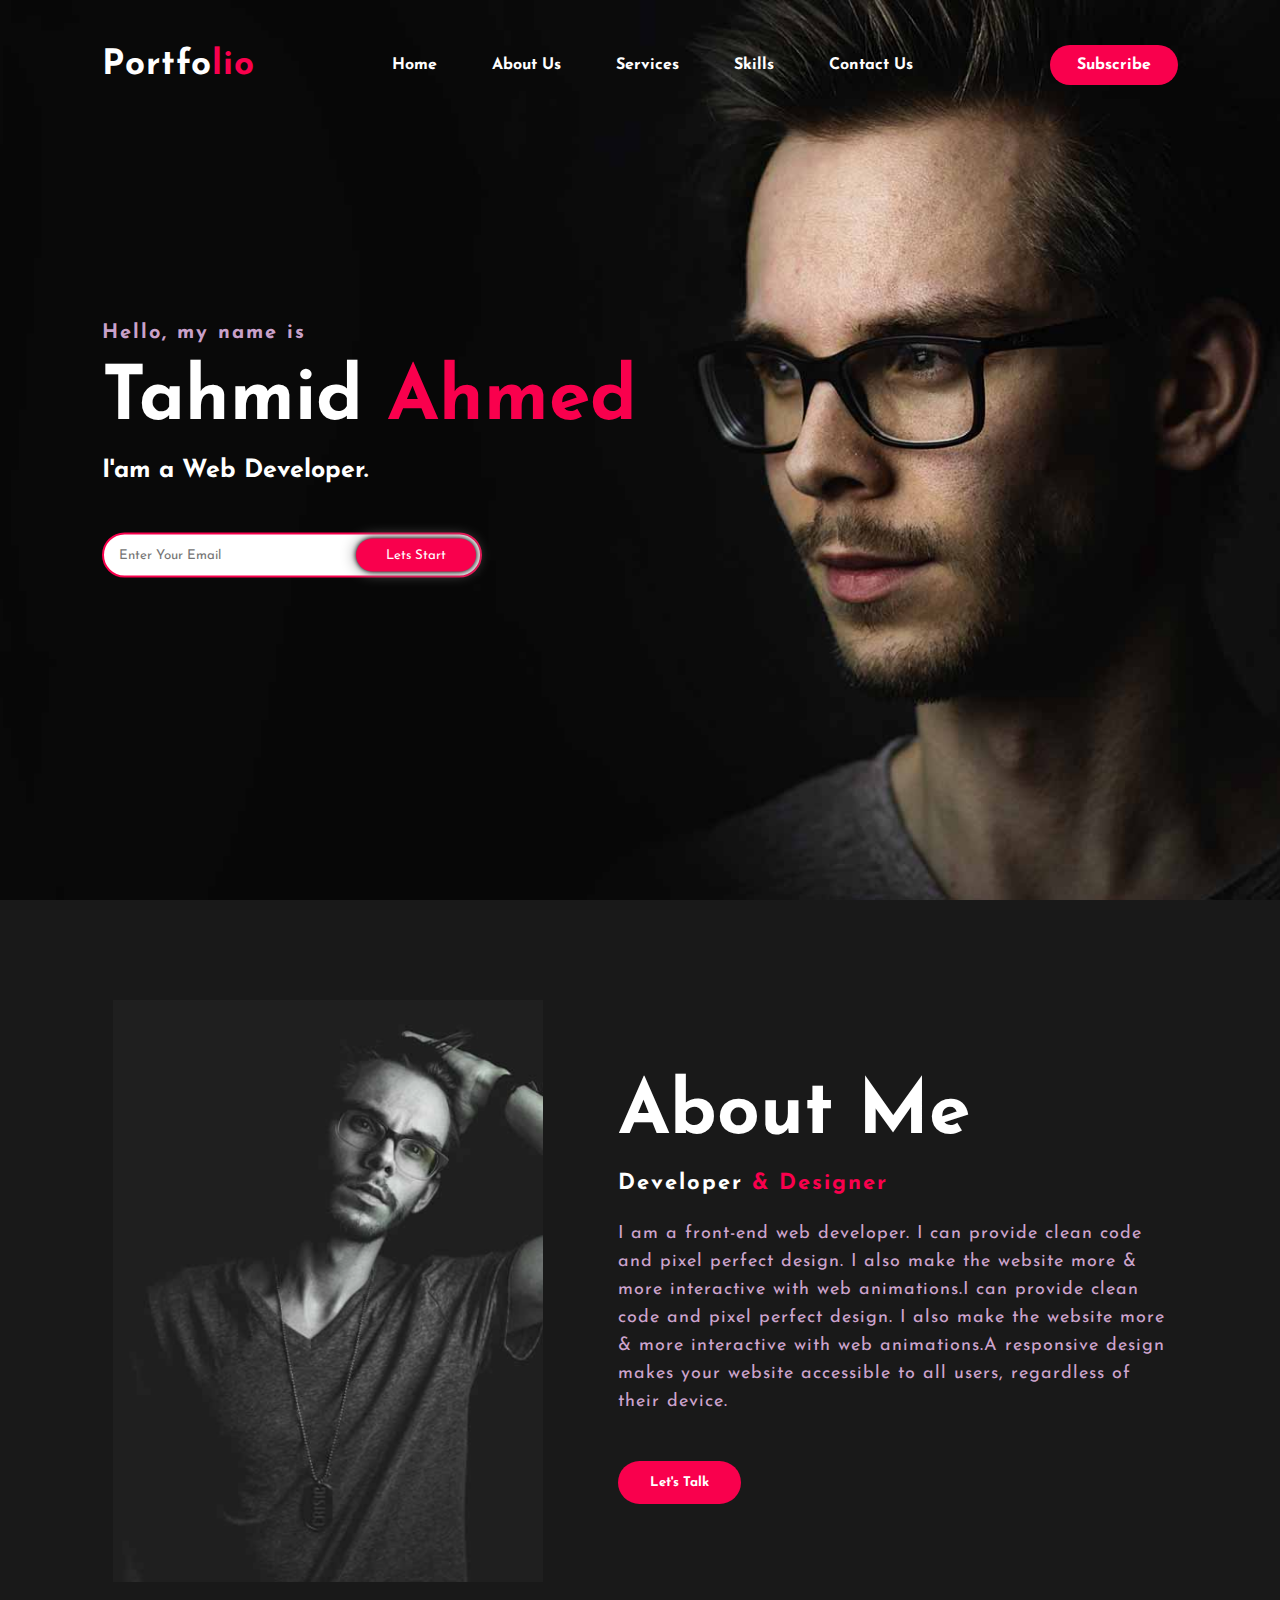
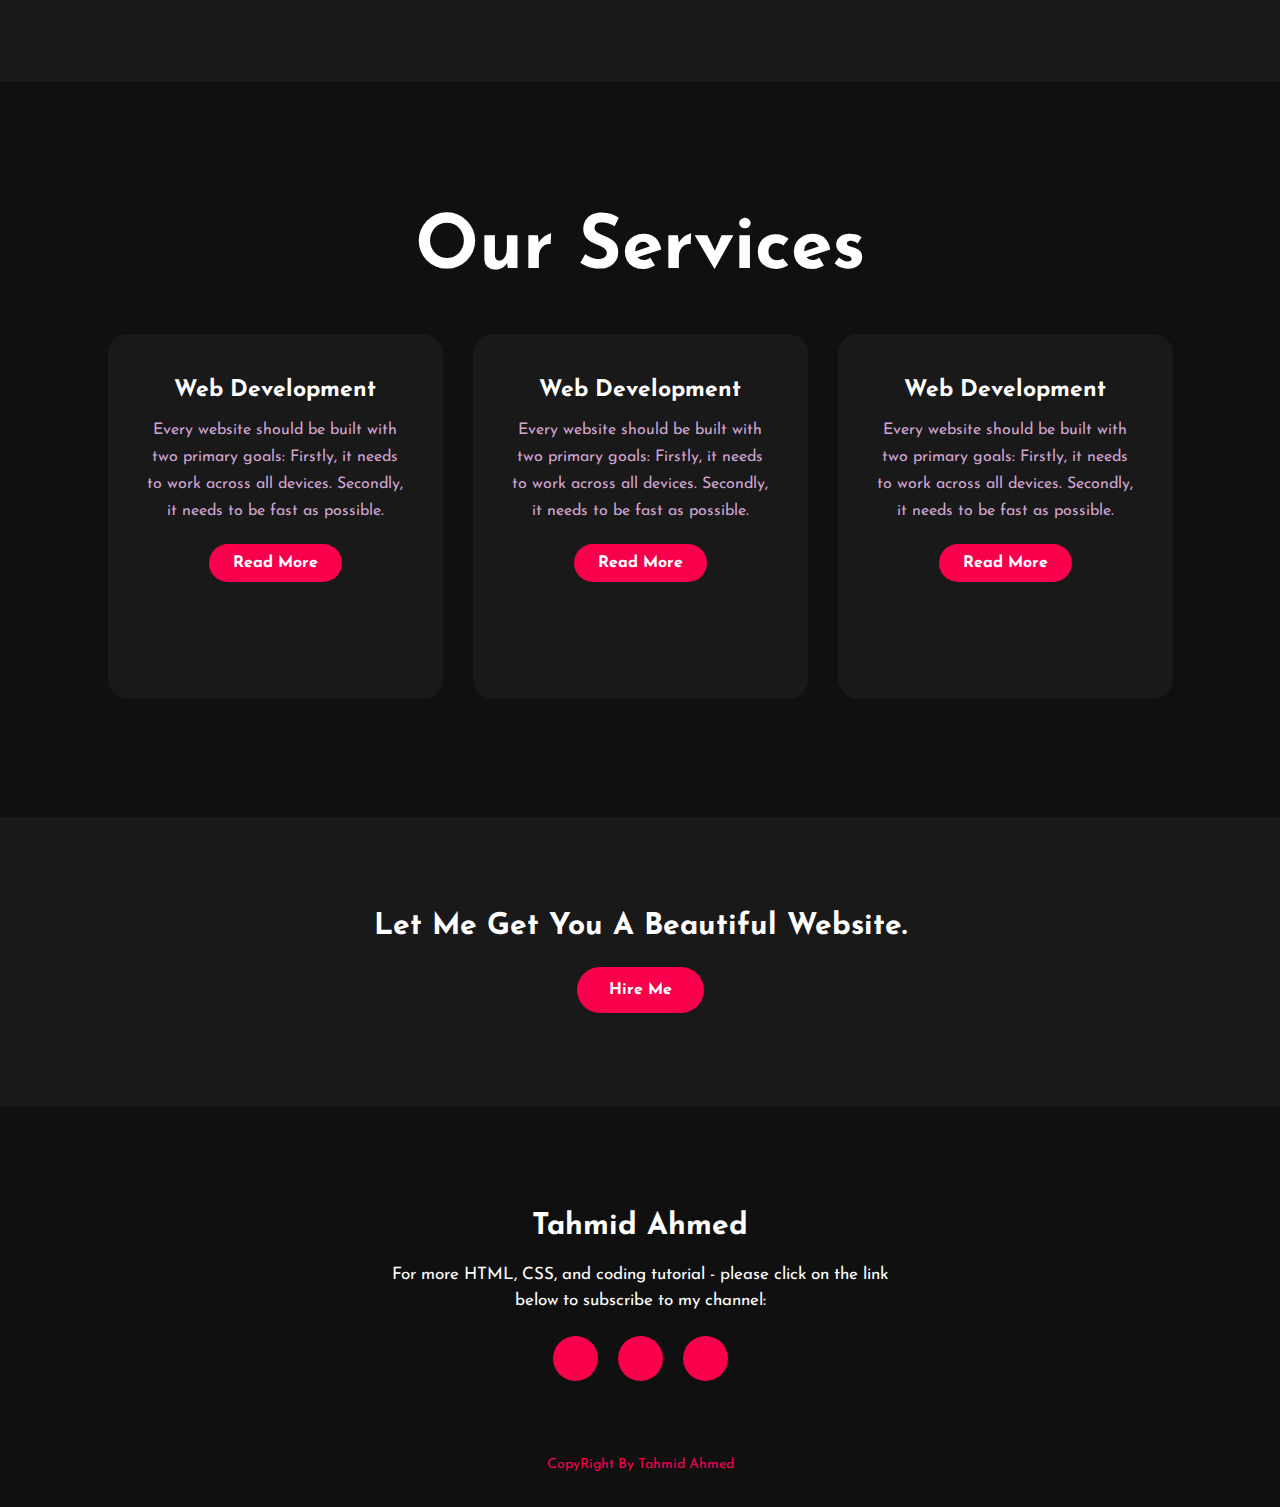
<file: Build a Complete Personal Portfolio Website Using Only HTML And CSS Pure HTML And CSS/index.html>
<!DOCTYPE html>
<html>
<head>
	<title>Portfolio website</title>
	<link rel="stylesheet" type="text/css" href="css/style.css">

	<link rel="preconnect" href="https://fonts.gstatic.com">
  <link href="https://fonts.googleapis.com/css2?family=Josefin+Sans:ital,wght@0,100;0,200;0,300;0,400;0,500;0,600;0,700;1,100;1,200;1,300;1,400;1,500;1,600;1,700&display=swap" rel="stylesheet">

  <link rel="stylesheet" href="https://cdnjs.cloudflare.com/ajax/libs/font-awesome/5.15.3/css/all.min.css" integrity="sha512-iBBXm8fW90+nuLcSKlbmrPcLa0OT92xO1BIsZ+ywDWZCvqsWgccV3gFoRBv0z+8dLJgyAHIhR35VZc2oM/gI1w==" crossorigin="anonymous" referrerpolicy="no-referrer" />

</head>
<body>
	<!----hero Section start---->

	<div class="hero">
		<nav>
			<h2 class="logo">Portfo<span>lio</span></h2>
			<ul>
				<li><a href="#">Home</a></li>
				<li><a href="#">About Us</a></li>
				<li><a href="#">Services</a></li>
				<li><a href="#">Skills</a></li>
				<li><a href="#">Contact Us</a></li>
			</ul>
			<a href="#" class="btn">Subscribe</a>
		</nav>

		<div class="content">
			<h4>Hello, my name is</h4>
			<h1>Tahmid <span>Ahmed</span></h1>
			<h3>I'am a Web Developer.</h3>
			<div class="newslatter">
				<form>
					<input type="email" name="email" id="mail" placeholder="Enter Your Email">
					<input type="submit" name="submit" value="Lets Start">
				</form>
			</div>
		</div>
	</div>

	<!----About section start---->
	<section class="about">
		<div class="main">
			<img src="img/main-img.png">
			<div class="about-text">
				<h2>About Me</h2>
				<h5>Developer <span>& Designer</span></h5>
				<p>I am a front-end web developer. I can provide clean code and pixel perfect design. I also make the website more & more interactive with web animations.I can provide clean code and pixel perfect design. I also make the website more & more interactive with web animations.A responsive design makes your website accessible to all users, regardless of their device.</p>
				<button type="button">Let's Talk</button>
			</div>
		</div>
	</section>

	<!-----service section start----------->
	<div class="service">
		<div class="title">
			<h2>Our Services</h2>
		</div>

		<div class="box">
			<div class="card">
				<i class="fas fa-bars"></i>
				<h5>Web Development</h5>
				<div class="pra">
					<p>Every website should be built with two primary goals: Firstly, it needs to work across all devices. Secondly, it needs to be fast as possible.</p>

					<p style="text-align: center;">
						<a class="button" href="#">Read More</a>
					</p>
				</div>
			</div>

			<div class="card">
				<i class="far fa-user"></i>
				<h5>Web Development</h5>
				<div class="pra">
					<p>Every website should be built with two primary goals: Firstly, it needs to work across all devices. Secondly, it needs to be fast as possible.</p>

					<p style="text-align: center;">
						<a class="button" href="#">Read More</a>
					</p>
				</div>
			</div>

			<div class="card">
				<i class="far fa-bell"></i>
				<h5>Web Development</h5>
				<div class="pra">
					<p>Every website should be built with two primary goals: Firstly, it needs to work across all devices. Secondly, it needs to be fast as possible.</p>

					<p style="text-align: center;">
						<a class="button" href="#">Read More</a>
					</p>
				</div>
			</div>
		</div>
	</div>

	<!------Contact Me------>
	<div class="contact-me">
		<p>Let Me Get You A Beautiful Website.</p>
		<a class="button-two" href="#">Hire Me</a>
	</div>

	<!------footer start--------->
	<footer>
		<p>Tahmid Ahmed</p>
		<p>For more HTML, CSS, and coding tutorial - please click on the link below to subscribe to my channel:</p>
		<div class="social">
			<a href="#"><i class="fab fa-facebook-f"></i></a>
			<a href="#"><i class="fab fa-instagram"></i></a>
			<a href="#"><i class="fab fa-dribbble"></i></a>
		</div>
		<p class="end">CopyRight By Tahmid Ahmed</p>
	</footer>
</body>
</html>
</file>
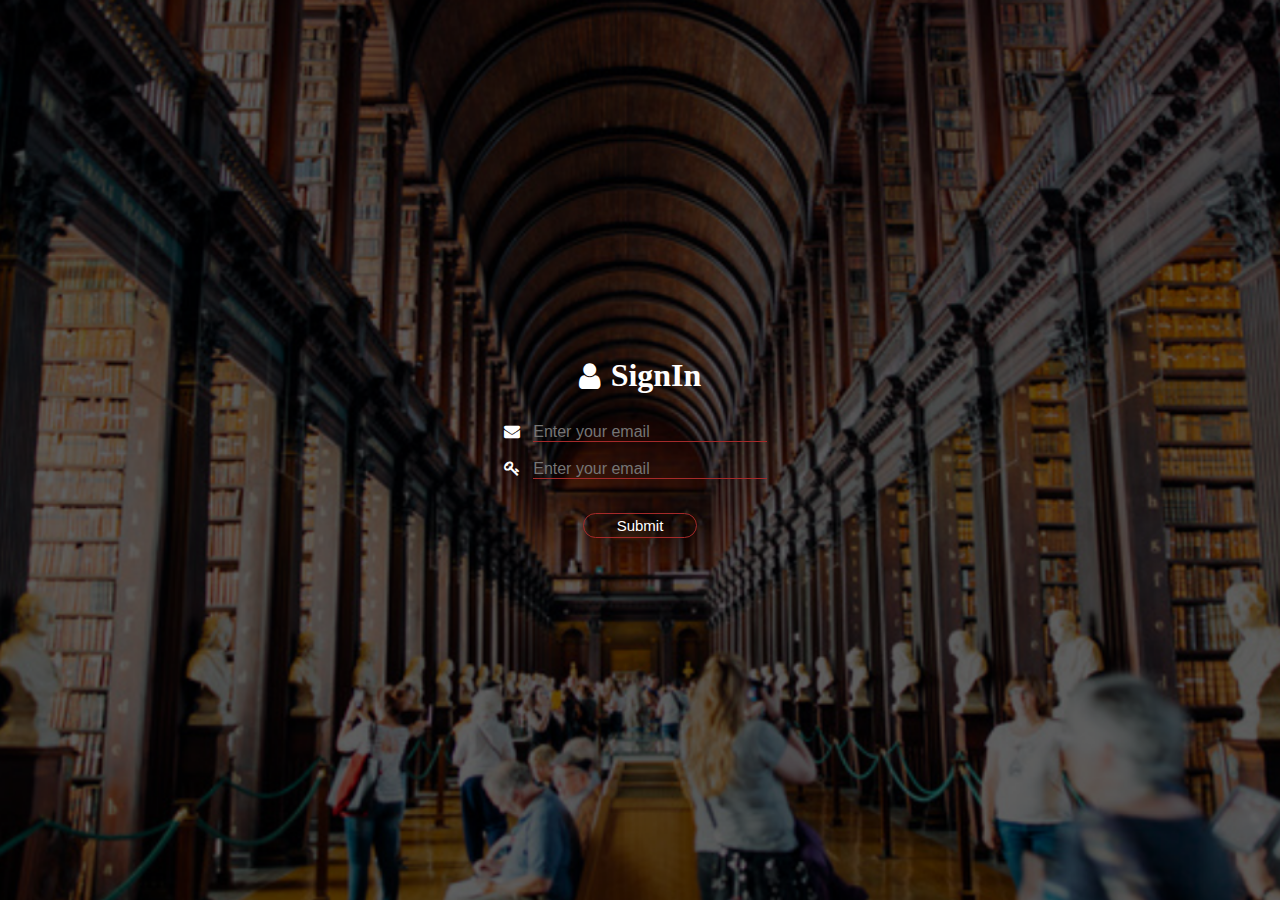
<file: login-page/index.html>
<!DOCTYPE html>
<html lang="en">

<head>
    <meta charset="UTF-8">
    <meta http-equiv="X-UA-Compatible" content="IE=edge">
    <meta name="viewport" content="width=device-width, initial-scale=1.0">
    <!-- <link rel="stylesheet" href="path/to/font-awesome/css/font-awesome.min.css"> -->
    <link rel="stylesheet" href="https://cdnjs.cloudflare.com/ajax/libs/font-awesome/4.7.0/css/font-awesome.min.css">
    <link rel="stylesheet" href="index.css">
    <title>login</title>
</head>

<body>
    <div class="flex">
        <div class="container">
            <div class="user">
                <i class="fa fa-user"></i>
                <h1>SignIn</h1>
            </div>
            <div class="input email">
                <i class="fa fa-envelope"></i>
                <input type="email" name="email" id="email" placeholder="Enter your email">
            </div>
            <div class="input password">
                <i class="fa fa-key"></i>
                <input type="password" name="password" id="password" placeholder="Enter your email">
            </div>
            <button class="btn">Submit</button>
        </div>
    </div>

</body>

</html>
</file>
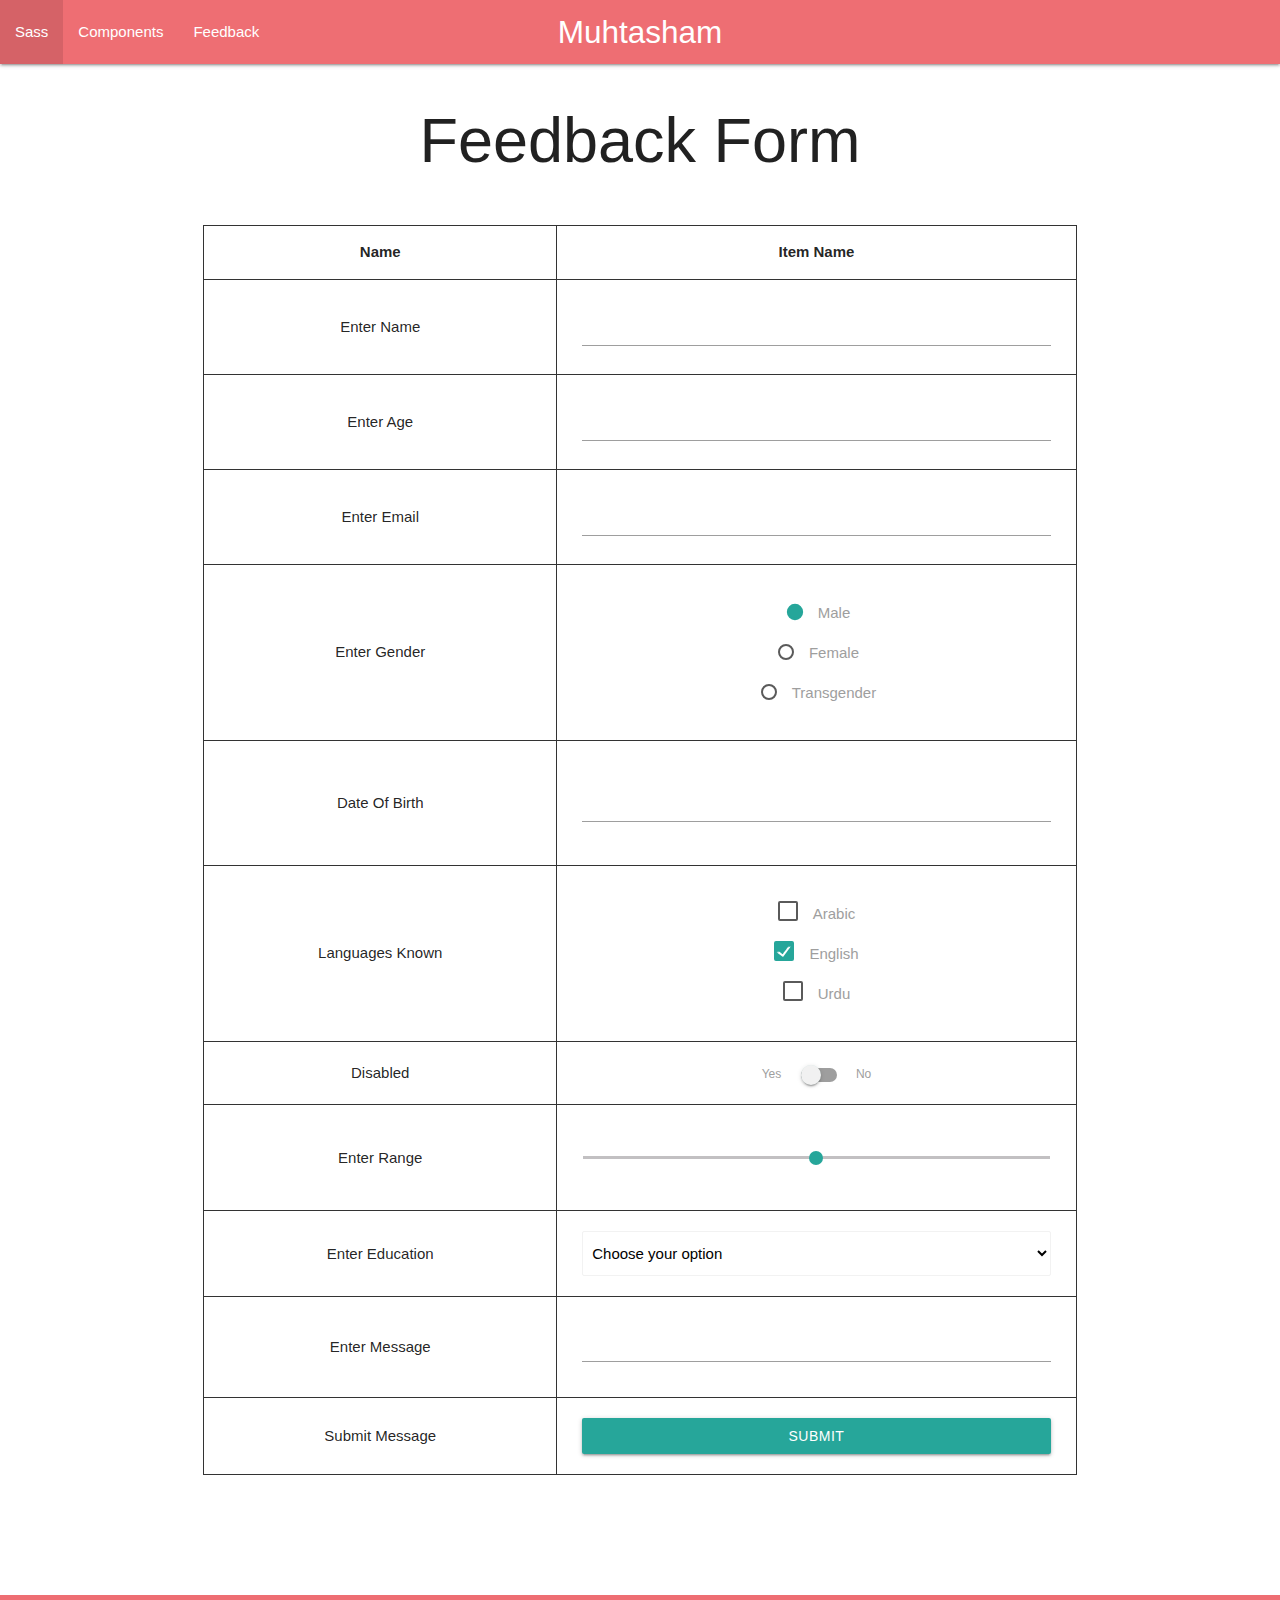
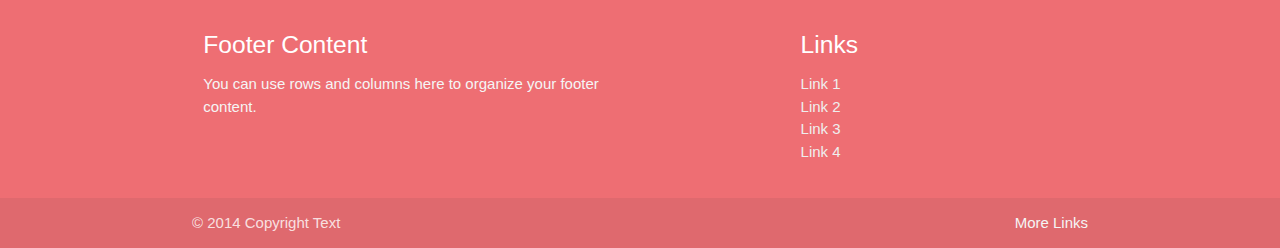
<file: feedbackform.html>
<!DOCTYPE html>
  <html>
    <head>
      <!--Import Google Icon Font-->
      <link href="https://fonts.googleapis.com/icon?family=Material+Icons" rel="stylesheet">
      
      <!--Import materialize.css-->
      <link rel="stylesheet" href="https://cdnjs.cloudflare.com/ajax/libs/materialize/1.0.0/css/materialize.min.css">

      <!--Let browser know website is optimized for mobile-->
      <meta name="viewport" content="width=device-width, initial-scale=1.0"/>
    </head>

    <body>
    
    
    <!-- Navbar -->
    <nav>
    <div class="nav-wrapper">
      <a href="page.html" class="brand-logo center">Muhtasham</a>
      <ul id="nav-mobile" class="left hide-on-med-and-down">
        <li><a href="sass.html">Sass</a></li>
        <li><a href="badges.html">Components</a></li>
        <li><a href="index.html">Feedback</a></li>
      </ul>
    </div>
  </nav>
  
  
  <section>
  <div class="container">
   <div class="row">
      <div class="col s12">
      		<h1 class="text-center">Feedback Form</h1>
      		
      		
      <table class="centered w-100" id='mytable'>
	<form>      
        <thead>
          <tr>
              <th>Name</th>
              <th>Item Name</th>
              
          </tr>
        </thead>

        <tbody>
        
          <tr>
            <td>Enter Name</td>
            <td><input type='text' placeholer="Enter Name" class="validate"/></td>
           
          </tr>
          
          
          <tr>
            <td>Enter Age</td>
            <td><input type='number' placeholer="Enter Age" class="validate"/></td>
            
          </tr>
          
          
          <tr>
            <td>Enter Email</td>
            <td><input type='email' placeholer="Enter Email" class="validate"/></td>
          </tr>
          
          <tr>
            <td>Enter Gender</td>
            <td>
            	
            	
            	    <p>
		      <label>
			<input name="group1" type="radio" checked />
			<span>Male</span>
		      </label>
		    </p>
		    
		    
		    <p>
		      <label>
			<input name="group1" type="radio" />
			<span>Female</span>
		      </label>
		    </p>
		 
		    <p>
		      <label>
			<input name="group1" type="radio"/>
			<span>Transgender</span>
		      </label>
		    </p>
		    
		    
            	
            </td>
          </tr>
          
          
          <tr>
          	<td>Date Of Birth</td>
          	<td>
          	  <div class="input-field">
		  <input type="text" class="datepicker">
		  </div>
	        </td>
          </tr> 
          
          <tr>
          	<td>Languages Known</td>
          	<td>
          	    <p>
		      <label>
			<input type="checkbox" class="filled-in" />
			<span>Arabic</span>
		      </label>
		    </p>
		    <p>
		      <label>
			<input type="checkbox" class="filled-in" checked="checked" />
			<span>English</span>
		      </label>
		    </p>
		    <p>
		      <label>
			<input type="checkbox" class="filled-in" />
			<span>Urdu</span>
		      </label>
		    </p>

          	</td>
          </tr>
          
          <tr>
          	<td>Disabled</td>
          	<td>
          	  <div class="switch">
		    <label>
		      Yes
		      <input type="checkbox">
		      <span class="lever"></span>
		      No
		    </label>
		  </div>
          	</td>
          </tr>
          
          <tr>
          	<td>Enter Range</td>
          	<td>
          		<p class="range-field">
			      <input type="range" id="test5" min="0" max="100" />
			</p>	
          	</td>
          </tr>
          
          <tr>
          	<td>Enter Education</td>
          	<td>
 			  <div>
				  <select class="browser-default">
				    <option value="1" disabled selected>Choose your option</option>
				    <option value="2">Matric</option>
				    <option value="3">Inter</option>
				    <option value="4">Bachelor</option>
				    <option value="5">Master</option>
				    <option value="6">PHD</option>				    
				  </select>
			  </div>         	
          	  
          	</td>
          	
          </tr>
          
          <tr>
		<td>Enter Message</td>
		<td><textarea id="icon_prefix2" class="materialize-textarea"></textarea></td>
          </tr>
          
          <tr>
          	<td>Submit Message</td>
          	<td> 
          	<button class="btn waves-effect waves-light col s-12" type="submit" name="action">Submit
		    
		</button>
  		</td>
          </tr>
          
          
          
          
        </tbody>
        </form>
      </table>
      
      
      </div>
    </div>
    </div>
  </section>
  
  
  <!-- Footer -->
          <footer class="page-footer">
          <div class="container">
            <div class="row">
              <div class="col l6 s12">
                <h5 class="white-text">Footer Content</h5>
                <p class="grey-text text-lighten-4">You can use rows and columns here to organize your footer content.</p>
              </div>
              <div class="col l4 offset-l2 s12">
                <h5 class="white-text">Links</h5>
                <ul>
                  <li><a class="grey-text text-lighten-3" href="#!">Link 1</a></li>
                  <li><a class="grey-text text-lighten-3" href="#!">Link 2</a></li>
                  <li><a class="grey-text text-lighten-3" href="#!">Link 3</a></li>
                  <li><a class="grey-text text-lighten-3" href="#!">Link 4</a></li>
                </ul>
              </div>
            </div>
          </div>
          <div class="footer-copyright">
            <div class="container">
            © 2014 Copyright Text
            <a class="grey-text text-lighten-4 right" href="#!">More Links</a>
            </div>
          </div>
        </footer>
        
  
  

      <!--JavaScript at end of body for optimized loading-->
    <script src="https://cdnjs.cloudflare.com/ajax/libs/materialize/1.0.0/js/materialize.min.js"></script>
    
    <style>
    #mytable th,
    #mytable tr,
    #mytable td {
    	border: 1px solid #333;
    }
    
    button {
    	width: 100%;
    }
    
    h1 {
     text-align: center;
    }
    
    #mytable  {
    	margin-bottom : 100px;
    	margin-top : 50px;
    }
    
    td {
     padding : 20px 25px;
    }
    
    /*
    #mytable input,
    #mytable textarea,
    #mytable select {
    	width: 80% !important;
    	margin: 0px auto !important;
    	display: block;
    }
    */
    </style>
    
    <script>
    // Form Validation
      document.addEventListener('DOMContentLoaded', function() {
    var elems = document.querySelectorAll('select');
    var instances = M.FormSelect.init(elems, options);
  });
  
  // Date Picker Initialization
    document.addEventListener('DOMContentLoaded', function() {
    var elems = document.querySelectorAll('.datepicker');
    var instances = M.Datepicker.init(elems, {});
  });
  
    </script>
    </body>
  </html>
</file>
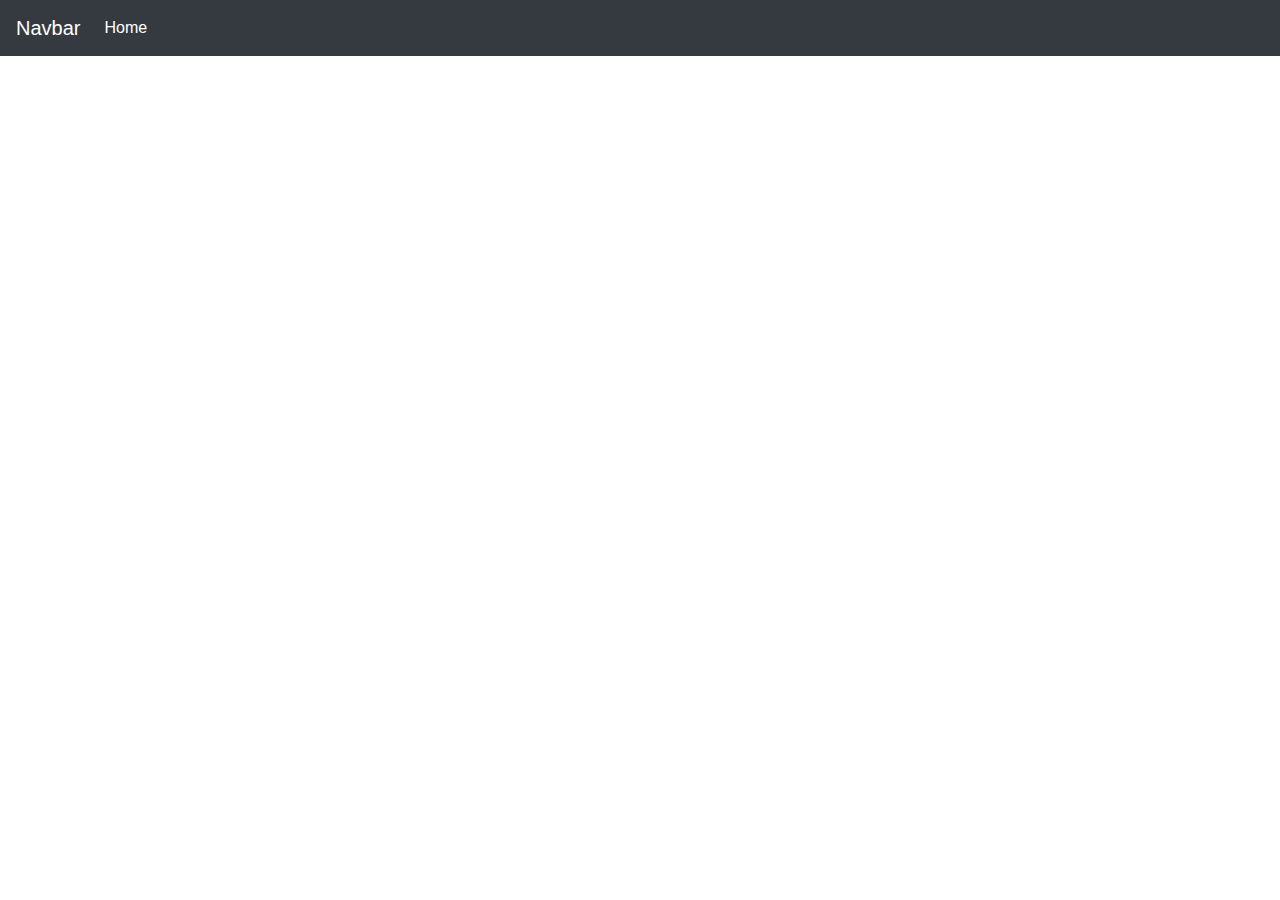
<file: newApiProject/news.html>
<!doctype html>
<html lang="en">

<head>
    <!-- Required meta tags -->
    <meta charset="utf-8">
    <meta name="viewport" content="width=device-width, initial-scale=1, shrink-to-fit=no">

    <!-- Bootstrap CSS -->
    <link rel="stylesheet" href="https://stackpath.bootstrapcdn.com/bootstrap/4.3.1/css/bootstrap.min.css"
        integrity="sha384-ggOyR0iXCbMQv3Xipma34MD+dH/1fQ784/j6cY/iJTQUOhcWr7x9JvoRxT2MZw1T" crossorigin="anonymous">

    <title>Hello, world!</title>
</head>

<body>
    <!-- <h1>Hello, world!</h1> -->
    <nav class="navbar navbar-expand-lg navbar-dark bg-dark">
        <a class="navbar-brand" href="#">Navbar</a>
        <button class="navbar-toggler" type="button" data-toggle="collapse" data-target="#navbarSupportedContent"
            aria-controls="navbarSupportedContent" aria-expanded="false" aria-label="Toggle navigation">
            <span class="navbar-toggler-icon"></span>
        </button>

        <div class="collapse navbar-collapse" id="navbarSupportedContent">
            <ul class="navbar-nav mr-auto">
                <li class="nav-item active">
                    <a class="nav-link" href="#">Home <span class="sr-only">(current)</span></a>
                </li>

            </ul>

        </div>
    </nav>

    <div class="container" id="container">
        <div class="accordion" id="accordionExample">

        </div>
    </div>
    <!-- Optional JavaScript -->
    <!-- jQuery first, then Popper.js, then Bootstrap JS -->
    <script src="https://code.jquery.com/jquery-3.3.1.slim.min.js"
        integrity="sha384-q8i/X+965DzO0rT7abK41JStQIAqVgRVzpbzo5smXKp4YfRvH+8abtTE1Pi6jizo"
        crossorigin="anonymous"></script>
    <script src="https://cdnjs.cloudflare.com/ajax/libs/popper.js/1.14.7/umd/popper.min.js"
        integrity="sha384-UO2eT0CpHqdSJQ6hJty5KVphtPhzWj9WO1clHTMGa3JDZwrnQq4sF86dIHNDz0W1"
        crossorigin="anonymous"></script>
    <script src="https://stackpath.bootstrapcdn.com/bootstrap/4.3.1/js/bootstrap.min.js"
        integrity="sha384-JjSmVgyd0p3pXB1rRibZUAYoIIy6OrQ6VrjIEaFf/nJGzIxFDsf4x0xIM+B07jRM"
        crossorigin="anonymous"></script>
    <script src="news.js"></script>
</body>

</html>
</file>
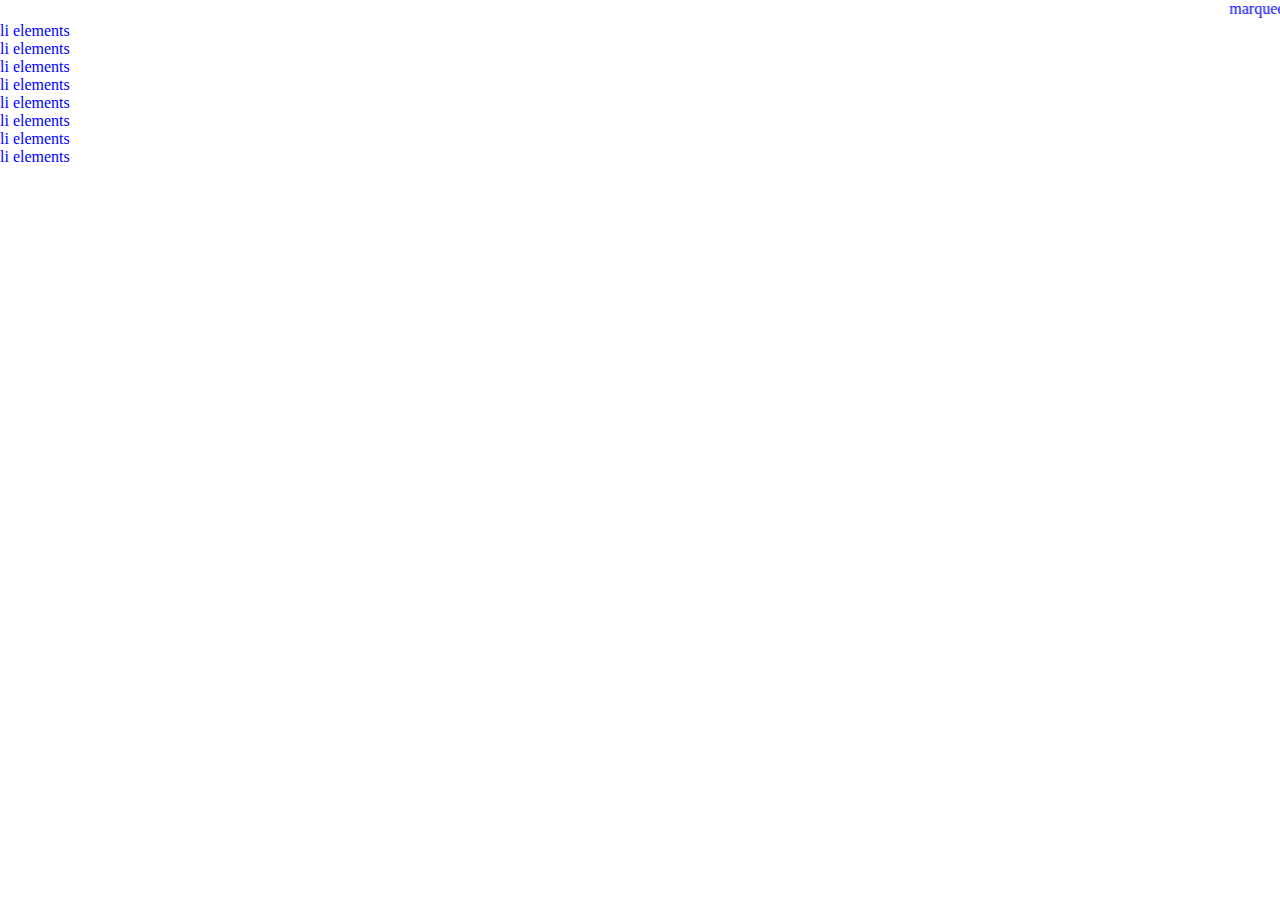
<file: foodorderweb/39/new.html>
<!DOCTYPE html>
<html lang="en">
<head>
    <meta charset="UTF-8">
    <meta http-equiv="X-UA-Compatible" content="IE=edge">
    <meta name="viewport" content="width=device-width, initial-scale=1.0">
    <link rel="stylesheet" href="style1.css">
    <title>Document</title>
</head>
<body>
    <marquee behavior="" direction="">marquee</marquee>
    
    <ul>
        <li>li elements</li>
        <li>li elements</li>
        <li>li elements</li>
        <li>li elements</li>
    </ul>
    <ol>
        <li>li elements</li>
        <li>li elements</li>
        <li>li elements</li>
        <li>li elements</li>
    </ol>
    
</body>
</html>
</file>
<file: Build a Complete Personal Portfolio Website Using Only HTML And CSS Pure HTML And CSS/css/style.css>
*{
	padding: 0;
	margin: 0;
	font-family: 'Josefin Sans', sans-serif;
	box-sizing: border-box;
}
.hero{
	height: 100vh;
	width: 100%;
	background-image: url(../img/background.jpg);
	background-size: cover;
	background-position: center;
}
nav{
	display: flex;
	align-items: center;
	justify-content: space-between;
	padding-top: 45px;
	padding-left: 8%;
	padding-right: 8%;
}
.logo{
	color: white;
	font-size: 35px;
	letter-spacing: 1px;
	cursor: pointer;
}
span{
	color: #f9004d;
}
nav ul li{
	list-style-type: none;
	display: inline-block;
	padding: 10px  25px;
}
nav ul li a{
	color: white;
	text-decoration: none;
	font-weight: bold;
	text-transform: capitalize;
}
nav ul li a:hover{
	color: #f9004d;
	transition: .4s;
}
.btn{
	background-color:#f9004d;
	color: white;
	text-decoration: none;
	border: 2px solid transparent;
	font-weight: bold;
	padding: 10px 25px;
	border-radius: 30px;
	transition: transform .4s; 
}
.btn:hover{
	transform: scale(1.2);
}
.content{
	position: absolute;
	top: 50%;
	left:8%;
	transform: translateY(-50%);
}
h1{
	color: white;
	margin: 20px 0px 20px;
	font-size: 75px;
}
h3{
	color: white;
	font-size: 25px;
	margin-bottom: 50px;
}
h4{
	color: #fcfc;
	letter-spacing: 2px;
	font-size: 20px;
}
.newslatter form{
	width: 380px;
	max-width: 100%;
	position: relative;
}
.newslatter form input:first-child{
	display: inline-block;
	width: 100%;
	padding: 14px 130px 14px 15px;
	border: 2px solid #f9004d;
	outline: none;
	border-radius: 30px;
}
.newslatter form input:last-child{
	position: absolute;
	display: inline-block;
	outline: none;
	border: none;
	padding: 10px 30px;
	border-radius: 30px;
	background-color:#f9004d;
	color: white;
	box-shadow: 0px 0px 5px #000, 0px 0px 15px #858585;
	top: 6px;
	right: 6px; 
}

.about{
	width: 100%;
	padding: 100px 0px;
	background-color: #191919;
}
.about img{
	height: auto;
	width: 430px;
}
.about-text{
	width: 550px;
}
.main{
	width: 1130px;
	max-width: 95%;
	margin: 0 auto;
	display: flex;
	align-items: center;
	justify-content: space-around;
}
.about-text h2{
	color: white;
	font-size: 75px;
	text-transform: capitalize;
	margin-bottom: 20px;
}
.about-text h5{
	color: white;
	letter-spacing: 2px;
	font-size: 22px;
	margin-bottom: 25px;
	text-transform: capitalize;
}
.about-text p{
	color: #fcfc;
	letter-spacing: 1px;
	line-height: 28px;
	font-size: 18px;
	margin-bottom: 45px;
}
button{
	background-color:#f9004d;
	color: white;
	text-decoration: none;
	border: 2px solid transparent;
	font-weight: bold;
	padding: 13px 30px;
	border-radius: 30px;
	transition: .4s; 
}
button:hover{
	background-color: transparent;
	border: 2px solid #f9004d;
	cursor: pointer;
}

.service{
	background: #101010;
	width: 100%;
	padding: 100px 0px;
}
.title h2{
	color: white;
	font-size: 75px;
	width: 1130px;
	margin: 30px auto;
	text-align: center;
}
.box{
	display: flex;
	justify-content: center;
	align-items: center;
	min-height: 400px;
}
.card{
	height: 365px;
	width: 335px;
	padding: 20px 35px;
	background: #191919;
	border-radius: 20px;
	margin: 15px;
	position: relative;
	overflow: hidden;
	text-align: center;
}
.card i{
	font-size: 50px;
	display: block;
	text-align: center;
	margin: 25px 0px;
	color: #f9004d;

}
h5{
	color: white;
	font-size: 23px;
	margin-bottom: 15px;
}
.pra p{
	color: #fcfc;
	font-size: 16px;
	line-height: 27px;
	margin-bottom: 25px;
}
.card .button{
	background-color:#f9004d;
	color: white;
	text-decoration: none;
	border: 2px solid transparent;
	font-weight: bold;
	padding: 9px 22px;
	border-radius: 30px;
	transition: .4s; 
}
.card .button:hover{
	background-color: transparent;
	border: 2px solid #f9004d;
	cursor: pointer;
}
.contact-me{
	width: 100%;
	height: 290px;
	background: #191919;
	display: flex;
	align-items: center;
	flex-direction: column;
	justify-content: center;
}
.contact-me p{
	color: white;
	font-size: 30px;
	font-weight: bold;
	margin-bottom: 25px;
}
.contact-me .button-two{
	background-color:#f9004d;
	color: white;
	text-decoration: none;
	border: 2px solid transparent;
	font-weight: bold;
	padding: 13px 30px;
	border-radius: 30px;
	transition: .4s; 
}
.contact-me .button-two:hover{
	background-color: transparent;
	border: 2px solid #f9004d;
	cursor: pointer;
}
footer{
	position: relative;
	width: 100%;
	height: 400px;
	background: #101010;
	display: flex;
	flex-direction: column;
	align-items: center;
	justify-content: center;
}
footer p:nth-child(1){
	font-size: 30px;
	color: white;
	margin-bottom: 20px;
	font-weight: bold;
}
footer p:nth-child(2){
	color: white;
	font-size: 17px;
	width: 500px;
	text-align: center;
	line-height: 26px;
}
.social{
	display: flex;
}
.social a{
	width: 45px;
	height: 45px;
	display: flex;
	align-items: center;
	justify-content: center;
	background:  #f9004d;
	border-radius: 50%;
	margin: 22px 10px;
	color: white;
	text-decoration: none;
	font-size: 20px;
}
.social a:hover{
	transform: scale(1.3);
	transition: .3s;
}
.end{
	position: absolute;
	color:#f9004d;
	bottom: 35px;
	font-size: 14px; 
}
</file>
<file: login-page/index.css>
*{
    margin: 0;
    padding: 0;
    color: white;
}
body{
    background:  url('bg.png') no-repeat center center/cover;
    height: 100vh;
}
.flex{
    display: flex;
    justify-content: center;
    align-items: center;
    height: 100vh;
}
.container{
    padding: 7px;
    margin: 5px;
    width: 25%;
    text-align: center;
}
.user{
    display: flex;
    justify-content: center;
    align-items: center;
    margin: 20px 0;
}
.fa-user{
    font-size: 30px;
    margin-right: 11px;
}
input{
    background: transparent;
    width: 73%;
    margin: 9px;
    border: none;
    border-bottom: 1px solid brown;
    outline: none;
    font-size: 1rem;

}
.btn{
    padding: 3px 33px;
    border-radius: 16px;
    background: transparent;
    border: 1px solid brown;
    margin: 25px;
    font-size: 15px;
}
.btn:hover{
    background: brown;
    color: white;
}
</file>
<file: foodorderweb/39/style1.css>
/* css reset */
*{
    margin: 0;
    padding: 0;
    font-family: 'Baloo 2', cursive;
}

/* css variables */
:root{
    --navbar-height:59px;
}
/* navigation bar */
#navbar{
    display: flex;
    align-items: center;
    position: relative;
}
/* navigation bar:logo and img */
#logo{
    /* margin: 34px 45px; */
    margin: 0px 25px;
}
#logo img{
    height: 52px;
    /* margin: 11px 6px 6px 6px; */
    margin: 9px 24px 0px 24px;

}

/* navigation bar:list styling */
#navbar ul{
    display: flex;
}
#navbar::before{
    content: "";
    background-color: black;
    position: absolute;
    top: 0;
    left: 0;
    height: 100%;
    width: 100%;
    z-index: -1;
    opacity: 0.8;
}

/* nested rule  */
#navbar ul li{
    list-style: none;
    /* text-decoration: none; */
    font-size: 1.3rem;
}
#navbar ul li a{
   color: #fff;
    display: block;
    padding: 3px 22px  ;
    border-radius: 10px;
    text-decoration: none;
}

/* property rule  */
#navbar ul li a:hover{
   color: black;
    background-color: white;
}


/* home section */
#home{
    display: flex;
    flex-direction: column;
    flex-wrap: wrap;
    padding: 3px 200px;
    height: 551px;
    justify-content: center;
    align-items: center;
    
}
#home::before{
    content: "";
    /* background-color: black; */
    background: url('https://images.unsplash.com/photo-1504674900247-0877df9cc836?ixid=MXwxMjA3fDB8MHxzZWFyY2h8M3x8Zm9vZHxlbnwwfHwwfA%3D%3D&ixlib=rb-1.2.1&auto=format&fit=crop&w=600&q=60') no-repeat center center/cover;
    position: absolute;
    top: 0;
    left: 0;
    height: 623px;
    width: 100%;
    z-index: -1;
    opacity: 0.89;  
    
}
#home h1{
    color: white;
    text-align: center;
}
#home p{
    color: white;
    text-align: center;
    font-size: 1.5rem;
}



/* services section */
#services{
    margin: 10px 34px;
    display: flex;
}
#services .box{
    border: 2px solid;
    text-align: center;
    padding: 25px;
    margin: 3px 6px;
    border-radius: 23px;
}
#services .box img{
  height: 156px;
}
#services .box h2{
  font-size: 2rem;
}

/* client-section */
#client-section{
    height: 300px;
    
}
#clients{
    display: flex;
    justify-content: center;
    align-items: center;
    flex-wrap: wrap; 
    background-color: blanchedalmond;
    height: 100%;

}
#clients img{
    height: 200px;
    

}
/* special */
#rd{
    margin: 0px 50px;
}

/* contact section */
#contact{
    position: relative;

}
#contact::before{
    content: "";
    position: absolute;
    top: 0;
    right: 0;
    width: 100%;
    height: 100%;
    z-index: -1;
    opacity: 0.3;
    background: url('https://encrypted-tbn0.gstatic.com/images?q=tbn:ANd9GcScibkI_eV_kbAdoHpGXARYn7qqx-p-eY6UmQ&usqp=CAU') no-repeat center center/cover;

}

 /* id rule  */
#contact-box{
    display: flex;
    justify-content: center;
    align-items: center;
    padding-bottom: 30px;

}

#contact-box input,
#contact-box textarea{
    width: 100%;
    padding: 1rem;
    margin: 10px ;
    border-radius: 11px;
    border: 2px solid;
}
#contact-box form{
    width: 30%;

}

/* simple rule  */
footer{
    background-color: black;
    color: white;
    padding: 9px 20px;
}
/* utility clsses */
.h-primary{
    font-size: 3.3rem;
    padding: 12px;

}
 /* class rule  */
.h-secondary{
    font-size: 1rem;
    padding: 12px;
}
.btn{
    padding: 5px 14px;
    border: 2px solid white;
    background-color: black;
    color: white;
    margin: 15px;
    font-size: 1.7rem;
    border-radius: 10px;
    cursor: pointer;
    transition: all 0.9 ease-in-out;
    transition-duration: 0.5s;
}
.btn:hover{
    /* background-color: white;
    color: black; */
    transform: scale(1.3);
}
@media (max-width:435px) {
    
    /* transform: scale(1); */
    
}

.center{
    text-align: center;
}
@media (max-width:1100px) {
    
#clients img {

    height: 140px;

}
    
}
/* group rule */
marquee,ul,ol{
    color: blue;

}

/* hybrid rule  */
marquee,ul,ol , #new {
    color: blue;

}
</file>
